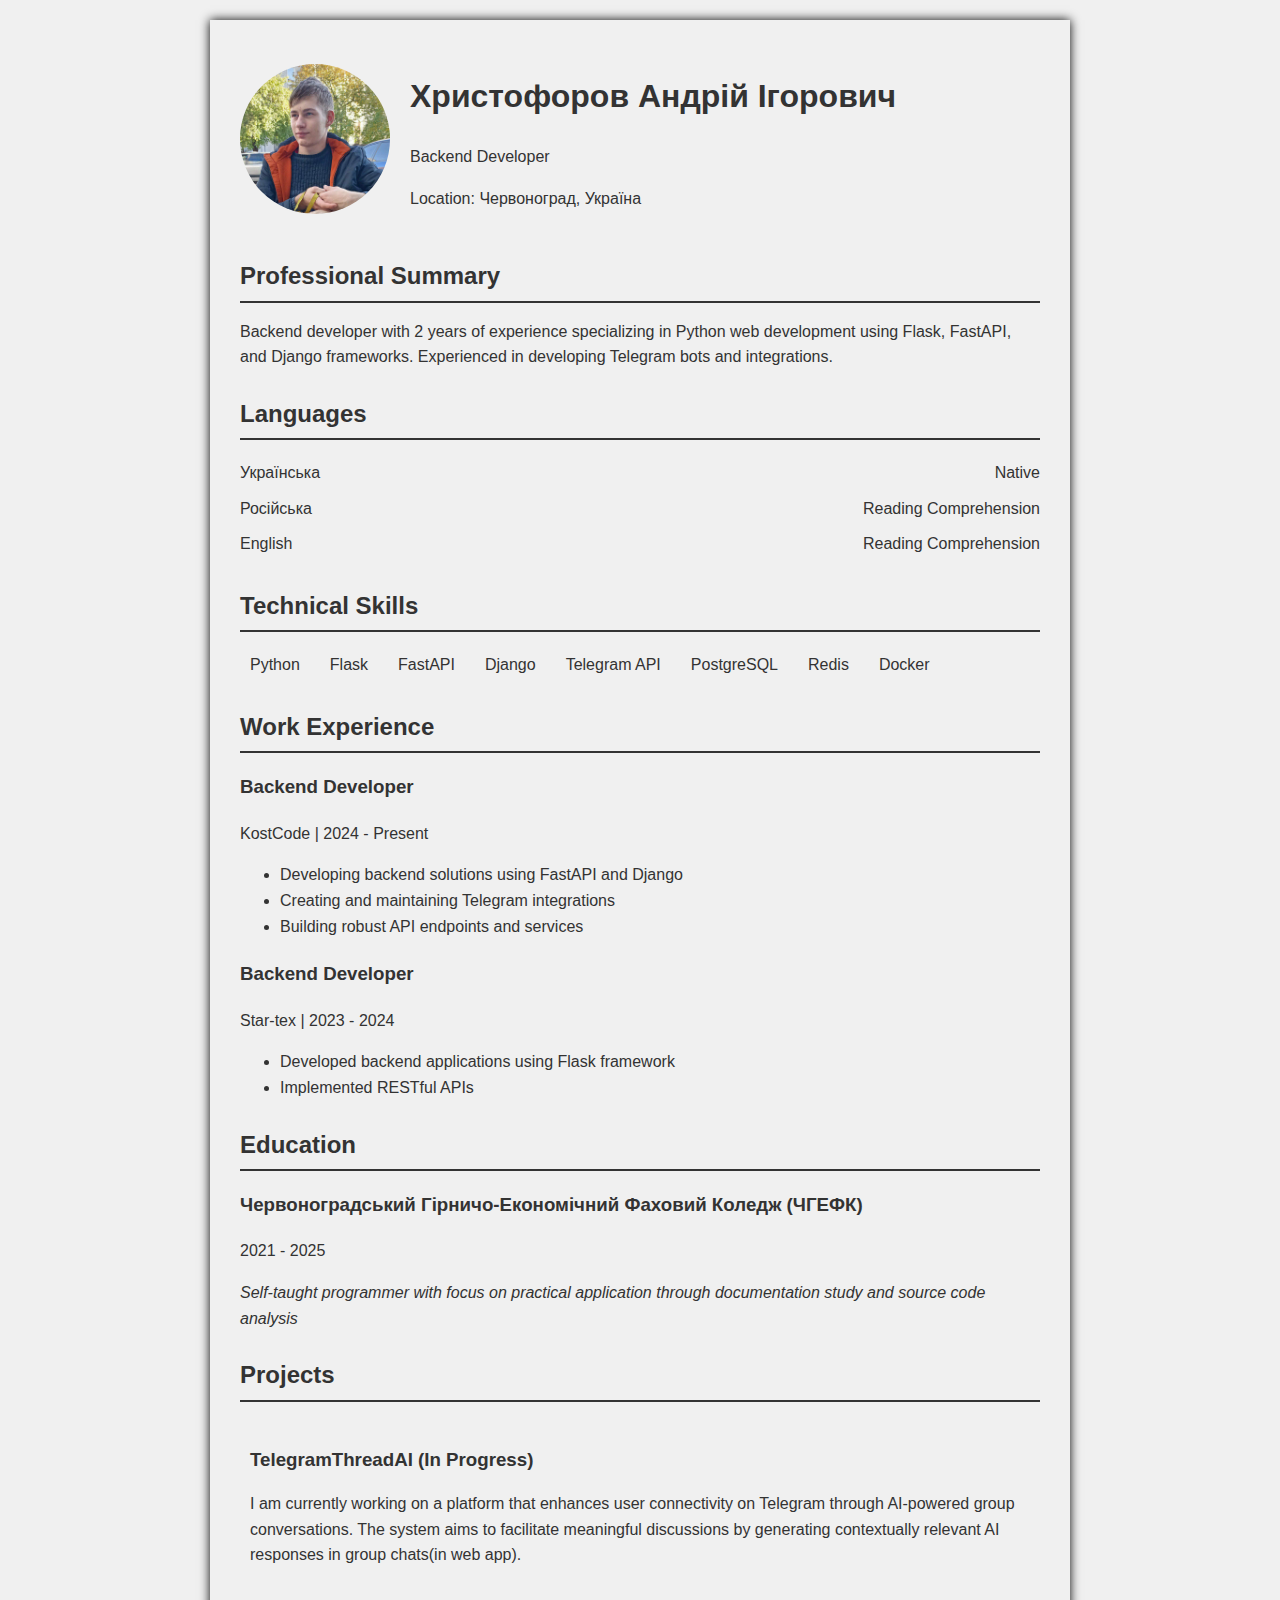
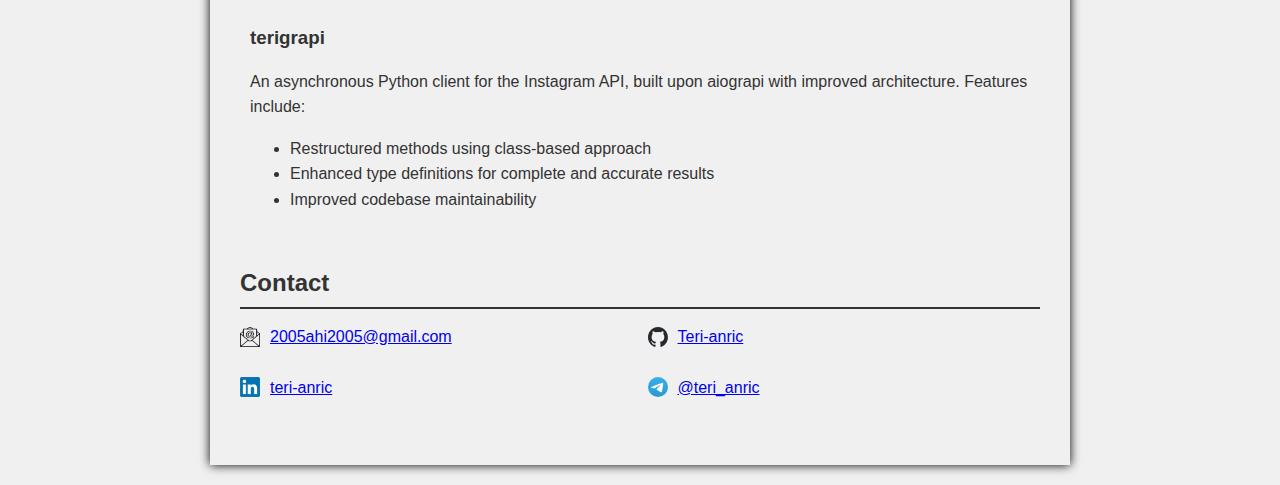
<file: web/resume.html>
<!DOCTYPE html>
<html lang="en">
<head>
    <meta charset="UTF-8">
    <meta name="viewport" content="width=device-width, initial-scale=1.0">
    <title>Христофоров Андрій - CV</title>
                 <meta name="description" content="CV - Backend Developer">
    
    <link rel="stylesheet" href="_static/css/resume.css">
</head>
<body>
    <div class="cv-container">
        <div class="profile-section">
            <img class="profile-avatar" src="_static/img/my-photo.jpeg  " alt="Teri-anric">
            <div>
                <h1>Христофоров Андрій Ігорович</h1>
                <p>Backend Developer</p>
                <p>Location: Червоноград, Україна</p>
            </div>
        </div>

        <div class="section">
            <h2 class="section-title">Professional Summary</h2>
            <p>Backend developer with 2 years of experience specializing in Python web development using Flask, FastAPI, and Django frameworks. Experienced in developing Telegram bots and integrations.</p>
        </div>

        <div class="section">
            <h2 class="section-title">Languages</h2>
            <div class="language-item">
                <span>Українська</span>
                <span class="language-level">Native</span>
            </div>
            <div class="language-item">
                <span>Російська</span>
                <span class="language-level">Reading Comprehension</span>
            </div>
            <div class="language-item">
                <span>English</span>
                <span class="language-level">Reading Comprehension</span>
            </div>
        </div>

        <div class="section">
            <h2 class="section-title">Technical Skills</h2>
            <div class="tech-stack">
                <div class="tech-item">Python</div>
                <div class="tech-item">Flask</div>
                <div class="tech-item">FastAPI</div>
                <div class="tech-item">Django</div>
                <div class="tech-item">Telegram API</div>
                <div class="tech-item">PostgreSQL</div>
                <div class="tech-item">Redis</div>
                <div class="tech-item">Docker</div>
            </div>
        </div>

        <div class="section">
            <h2 class="section-title">Work Experience</h2>
            <div class="experience-item">
                <h3>Backend Developer</h3>
                <p>KostCode | 2024 - Present</p>
                <ul>
                    <li>Developing backend solutions using FastAPI and Django</li>
                    <li>Creating and maintaining Telegram integrations</li>
                    <li>Building robust API endpoints and services</li>
                </ul>
            </div>
            <div class="experience-item">
                <h3>Backend Developer</h3>
                <p>Star-tex | 2023 - 2024</p>
                <ul>
                    <li>Developed backend applications using Flask framework</li>
                    <li>Implemented RESTful APIs</li>
                </ul>
            </div>
        </div>

        <div class="section">
            <h2 class="section-title">Education</h2>
            <div class="experience-item">
                <h3>Червоноградський Гірничо-Економічний Фаховий Коледж (ЧГЕФК)</h3>
                <p>2021 - 2025</p>
                <p class="self-taught">Self-taught programmer with focus on practical application through documentation study and source code analysis</p>
            </div>
        </div>

        <div class="section">
            <h2 class="section-title">Projects</h2>
            <div class="project-card">
                <h3 class="project-title">TelegramThreadAI (In Progress)</h3>
                <p>I am currently working on a platform that enhances user connectivity on Telegram through AI-powered group conversations. The system aims to facilitate meaningful discussions by generating contextually relevant AI responses in group chats(in web app).</p>
            </div>
            <div class="project-card">
                <h3 class="project-title">terigrapi</h3>
                <p>An asynchronous Python client for the Instagram API, built upon aiograpi with improved architecture. Features include:</p>
                <ul>
                    <li>Restructured methods using class-based approach</li>
                    <li>Enhanced type definitions for complete and accurate results</li>
                    <li>Improved codebase maintainability</li>
                </ul>
            </div>
        </div>

        <div class="section contact-section">
            <h2 class="section-title">Contact</h2>
            <div class="contact-grid">
                <div class="contact-item">
                    <img src="_static/img/icon/email.png" class="monochrome" alt="Email">
                    <a href="mailto:2005ahi2005@gmail.com">2005ahi2005@gmail.com</a>
                </div>
                <div class="contact-item">
                    <img src="_static/img/logo/github-white.svg" class="monochrome" alt="GitHub">
                    <a href="https://github.com/Teri-anric">Teri-anric</a>
                </div>
                <div class="contact-item">
                    <img src="_static/img/logo/linkedin.png" alt="LinkedIn">
                    <a href="https://www.linkedin.com/in/teri-anric/">teri-anric</a>
                </div>
                <div class="contact-item">
                    <img src="_static/img/logo/telegram.svg" alt="Telegram">
                    <a href="https://t.me/teri_anric">@teri_anric</a>
                </div>
            </div>
        </div>
    </div>
</body>
</html>
</file>
<file: web/_static/css/resume.css>
:root {
    --bg-color: #f0f0f0;
    --text-color: #333;
    --link-color: #007bff;
    --shadow-color: #000000;
}


body {
    font-family: Arial, sans-serif;
    line-height: 1.6;
    margin: 0;
    padding: 20px;
    color: var(--text-color);
    background: var(--bg-color);
}
.cv-container {
    max-width: 800px;
    margin: 0 auto; 
    background: var(--bg-color);
    padding: 30px;
    box-shadow: 0 0 10px var(--shadow-color);
}
.header {
    text-align: center;
    margin-bottom: 30px;
}
.section {
    margin-bottom: 25px;
}
.section-title {
    border-bottom: 2px solid var(--text-color);
    padding-bottom: 5px;
    margin-bottom: 15px;
    color: var(--text-color);
}
.tech-stack {
    display: flex;
    flex-wrap: wrap;
    gap: 10px;
}
.tech-item {
    background: var(--bg-color);
    padding: 5px 10px;
    border-radius: 5px;
}
.experience-item {
    margin-bottom: 20px;
}
.project-card {
    background: var(--bg-color);
    padding: 10px;
    border-radius: 5px;
    margin-bottom: 0px;
}
.project-title {
    color: var(--text-color);
    margin-bottom: 10px;
}
.profile-section {
    display: flex;
    align-items: center;
    gap: 20px;
    margin-bottom: 30px;
}
.profile-avatar {
    width: 150px;
    height: 150px;
    border-radius: 50%;
    object-fit: cover;
}
.language-item {
    display: flex;
    justify-content: space-between;
    padding: 5px 0;
}
.language-level {
    color: var(--text-color);
}
.contact-item {
    display: flex;
    align-items: center;
    gap: 10px;
    margin-bottom: 10px;
}
.contact-item img {
    width: 20px;
    height: 20px;
}
.self-taught {
    font-style: italic;
    color: var(--text-color);
    margin-top: 5px;
}


.contact-grid {
    display: grid;
    grid-template-columns: repeat(2, 1fr);
    gap: 15px;
}

.contact-item {
    display: flex;
    align-items: center;
    gap: 10px;
}

.contact-item img {
    width: 20px;
    height: 20px;
}


@media (prefers-color-scheme: dark) {
    :root {
        --bg-color: #2a2a2a;
        --text-color: #f0f0f0;
        --link-color: #74f7e8;
        --shadow-color: #000000;
    }

    img.monochrome {
        filter: brightness(0) invert(1);
    }
    
    a {
        color: var(--link-color);
    }
}

/* Print-specific styles */
@media print {
    .section > *, .contact-section {
        page-break-inside: avoid;       
    }
    .cv-container, body {
        box-shadow: none;
        padding: 0;
    }
}

/* Адаптивність для маленьких екранів */
@media (max-width: 600px) {
    .contact-grid {
        grid-template-columns: 1fr;
    }
}
</file>
